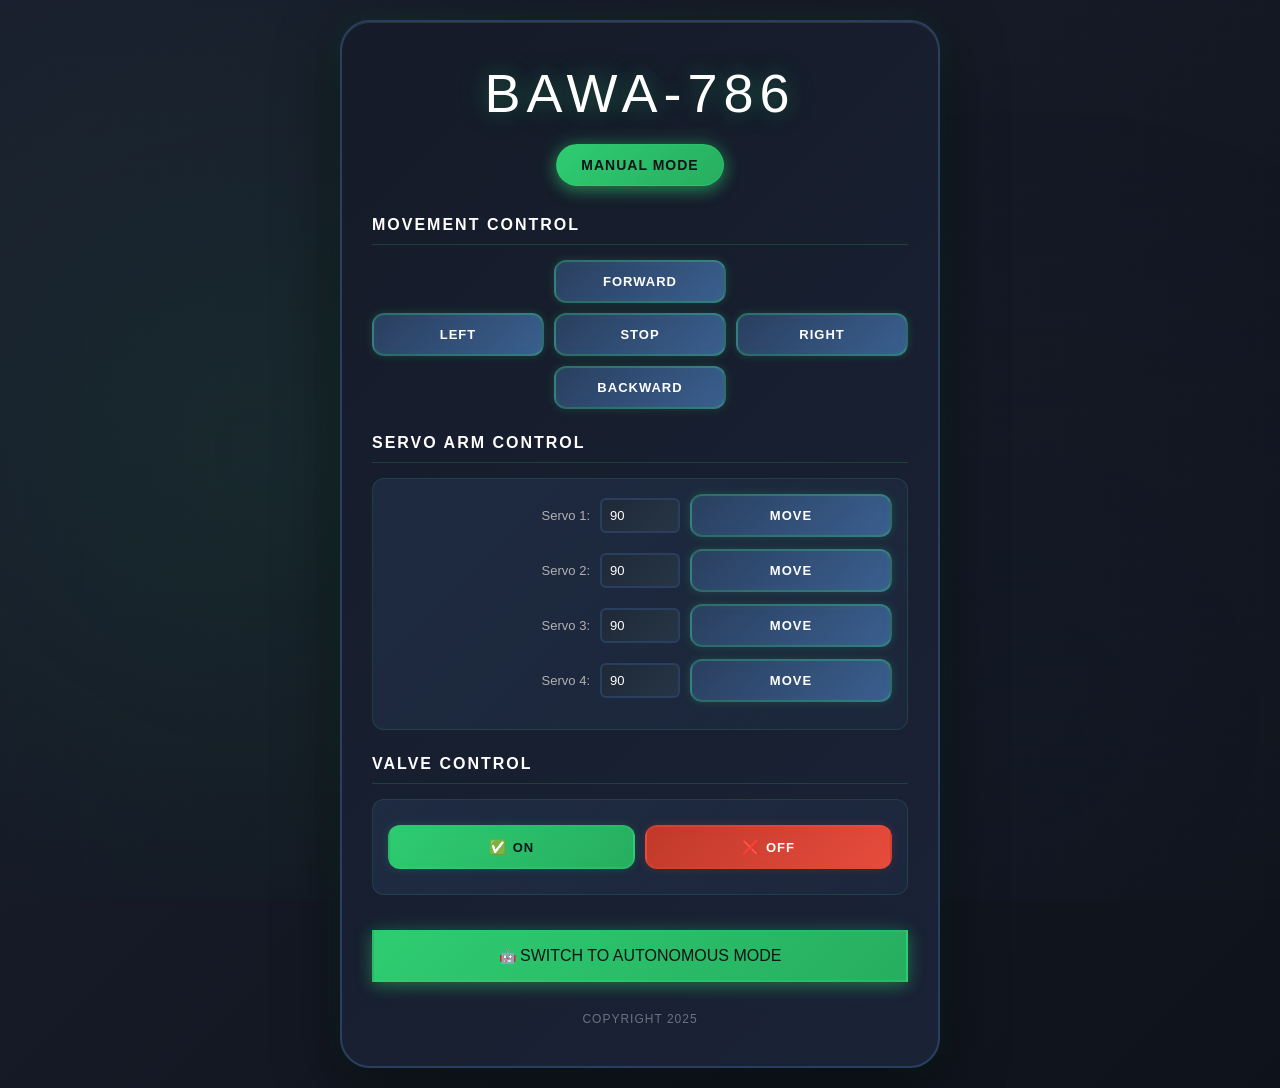
<file: app/templates/index.html>
<!DOCTYPE html>
<html lang="en">
<head>
  <meta charset="UTF-8">
  <meta name="viewport" content="width=device-width, initial-scale=1.0">
  <title>BAWA-786 Manual Control</title>
  <link rel="stylesheet" href="../static/index.css">
</head>
<body>
  <div class="container">
    <!-- Header -->
    <div class="header">
      <div class="title">BAWA-786</div>
      <div class="status-badge">MANUAL MODE</div>
    </div>

    <!-- Movement Controls -->
    <div class="section-title">Movement Control</div>
    <div class="movement-grid">
      <div></div>
      <button class="btn" id="btn-forward">Forward</button>
      <div></div>
      <button class="btn" id="btn-left">Left</button>
      <button class="btn" id="btn-stop">Stop</button>
      <button class="btn" id="btn-right">Right</button>
      <div></div>
      <button class="btn" id="btn-backward">Backward</button>
      <div></div>
    </div>

    <!-- Servo Arm Control -->
    <div class="section-title">Servo Arm Control</div>
    <div class="servo-section">
      <div class="servo-input">
        <label>Servo 1:</label>
        <input type="number" id="servo1" min="0" max="180" value="90">
        <button class="btn" onclick="moveServo(1)">Move</button>
      </div>
      <div class="servo-input">
        <label>Servo 2:</label>
        <input type="number" id="servo2" min="0" max="180" value="90">
        <button class="btn" onclick="moveServo(2)">Move</button>
      </div>
      <div class="servo-input">
        <label>Servo 3:</label>
        <input type="number" id="servo3" min="0" max="180" value="90">
        <button class="btn" onclick="moveServo(3)">Move</button>
      </div>
      <div class="servo-input">
        <label>Servo 4:</label>
        <input type="number" id="servo4" min="0" max="180" value="90">
        <button class="btn" onclick="moveServo(4)">Move</button>
      </div>
    </div>

    <!-- Valve Control -->
    <div class="section-title">Valve Control</div>
    <div class="valve-section">
      <div class="valve-buttons">
        <button class="btn btn-success" onclick="valve('on')"><span class="icon">✅</span> ON</button>
        <button class="btn btn-danger" onclick="valve('off')"><span class="icon">❌</span> OFF</button>
      </div>
      <div id="valve-status"></div>
    </div>

    <!-- Autonomous Mode Button -->
    <button type="button" class="autonomous-btn" onclick="goToAutonomousMode()"><span class="icon">🤖</span> SWITCH TO AUTONOMOUS MODE</button>

    <!-- Footer -->
    <div class="footer">COPYRIGHT 2025</div>
  </div>

  <script>
    function move(L, R) {
      fetch(`/move?L=${L}&R=${R}`);
    }
    function stop() {
      fetch(`/move?L=0&R=0`);
    }

    // Attach press-and-hold for mouse, tap-to-move-then-stop for touch
    function bindMoveButton(id, L, R) {
      const btn = document.getElementById(id);
      if (!btn) return;

      // Desktop: hold to move, release to stop
      btn.addEventListener('mousedown', (e) => { move(L, R); });
      btn.addEventListener('mouseup',   (e) => { stop(); });
      btn.addEventListener('mouseleave', (e) => { stop(); });

      // Mobile: touchstart moves, touchend stops immediately
      btn.addEventListener('touchstart', (e) => {
        e.preventDefault(); // prevent duplicate mouse events on mobile
        move(L, R);
      }, { passive: false });
      btn.addEventListener('touchend', (e) => {
        e.preventDefault();
        stop();
      }, { passive: false });
    }

    bindMoveButton('btn-forward',  0.5,  0.5);
    bindMoveButton('btn-left',     -0.5, 0.5);
    bindMoveButton('btn-right',   0.5,  -0.5);
    bindMoveButton('btn-backward',-0.5, -0.5);

    // Stop button
    const stopBtn = document.getElementById('btn-stop');
    if (stopBtn) {
      stopBtn.addEventListener('click', stop);
      stopBtn.addEventListener('touchstart', (e) => { e.preventDefault(); stop(); }, { passive: false });
    }

    function moveServo(num) {
      const degrees = document.getElementById(`servo${num}`).value;
      fetch(`/servo?servo=${num}&degrees=${degrees}`);
    }
    function valve(state) {
      fetch(`/valve?state=${state}`)
        .then(r => r.json())
        .then(j => {
          const el = document.getElementById('valve-status');
          if (!el) return;
          if (j.ok) {
            el.textContent = `Valve ${state.toUpperCase()} command sent`;
          } else {
            el.textContent = `Error: ${j.error || 'unknown'}`;
            alert('Valve error: ' + (j.error || 'unknown'));
          }
        })
        .catch(err => {
          console.error('Valve request failed', err);
          alert('Valve request failed');
        });
    }

    function goToAutonomousMode() {
      const path = window.location.pathname.toLowerCase();
      const isTemplatePreview = path.includes('/templates/') || path.endsWith('.html');
      window.location.href = isTemplatePreview ? './autonomous.html' : '/autonomous';
    }
  </script>
</body>
</html>
</file>
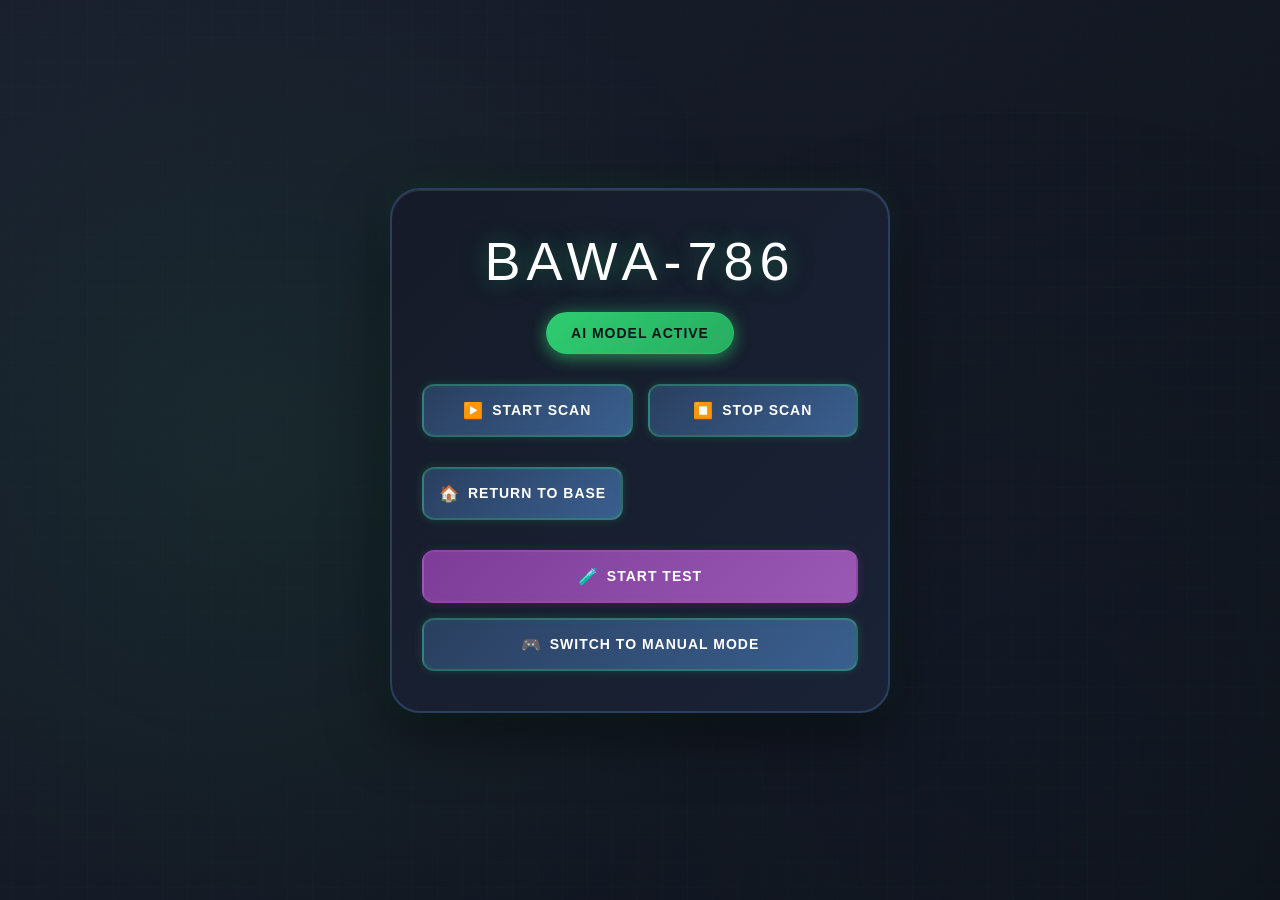
<file: app/templates/autonomous.html>
<!DOCTYPE html>
<html lang="en">
<head>
    <meta charset="UTF-8">
    <meta name="viewport" content="width=device-width, initial-scale=1.0">
    <title>BAWA-786 Autonomous Mode</title>
    <link rel="stylesheet" href="../static/autonomous.css">
</head>
<body>
    <div class="container">
        <!-- Header -->
        <div class="header">
            <!-- <div class="settings-icon">⚙️</div> -->
            <div class="title">BAWA-786</div>
            <div class="status-badge">AI MODEL ACTIVE</div>
        </div>

        <!-- Control Buttons -->
        <div class="button-group">
            <button class="btn btn-secondary" id="startBtn"><span class="icon">▶️</span> START SCAN</button>
            <button class="btn btn-secondary" id="stopBtn"><span class="icon">⏹️</span> STOP SCAN</button>
        </div>

        <!-- Scan Status Message -->
        <div id="scanStatus" class="scan-status" style="display:none;">🔍 Searching for rust...</div>

        <!-- Emergency Stop -->
        <button class="btn btn-secondary" id="emergencyBtn"><span class="icon">🏠</span> RETURN TO BASE</button>

        <!-- Bottom Buttons -->
        <div class="button-bottom">
            <button class="btn btn-test" id="testBtn"><span class="icon">🧪</span> START TEST</button>
            <button class="btn btn-manual" id="manualBtn"><span class="icon">🎮</span> SWITCH TO MANUAL MODE</button>
        </div>
    </div>

    <script>
        document.getElementById('startBtn').addEventListener('click', () => {
            fetch('/start_scan').then(r => r.json()).then(d => console.log(d));
            document.getElementById('scanStatus').style.display = 'block';
        });

        document.getElementById('stopBtn').addEventListener('click', () => {
            fetch('/stop_scan').then(r => r.json()).then(d => console.log(d));
            document.getElementById('scanStatus').style.display = 'none';
        });

        document.getElementById('testBtn').addEventListener('click', () => {
            const path = window.location.pathname.toLowerCase();
            const isTemplatePreview = path.includes('/templates/') || path.endsWith('.html');
            window.open(isTemplatePreview ? './newDisplay.html' : '/display', '_blank');
        });

        document.getElementById('emergencyBtn').addEventListener('click', () => {
            fetch('/return_to_base').then(r => r.json()).then(d => console.log(d));
            document.getElementById('scanStatus').style.display = 'none';
        });

        document.getElementById('manualBtn').addEventListener('click', () => {
            goToManualMode();
        });

        function goToManualMode() {
            const path = window.location.pathname.toLowerCase();
            const isTemplatePreview = path.includes('/templates/') || path.endsWith('.html');
            window.location.href = isTemplatePreview ? './index.html' : '/';
        }
    </script>
</body>
</html>
</file>
<file: app/static/index.css>
@keyframes fadeIn {
  from {
    opacity: 0;
    transform: translateY(20px);
  }
  to {
    opacity: 1;
    transform: translateY(0);
  }
}

@keyframes glow {
  0%, 100% {
    box-shadow: 0 0 20px rgba(46, 204, 113, 0.3);
  }
  50% {
    box-shadow: 0 0 30px rgba(46, 204, 113, 0.6);
  }
}

@keyframes buttonPulse {
  0% {
    transform: scale(1);
  }
  50% {
    transform: scale(1.02);
  }
  100% {
    transform: scale(1);
  }
}

@keyframes slideInLeft {
  from {
    opacity: 0;
    transform: translateX(-30px);
  }
  to {
    opacity: 1;
    transform: translateX(0);
  }
}

@keyframes neonGlow {
  0%, 100% {
    text-shadow: 0 0 10px rgba(46, 204, 113, 0.5),
                0 0 20px rgba(46, 204, 113, 0.3);
    box-shadow: 0 0 10px rgba(46, 204, 113, 0.4),
               inset 0 0 10px rgba(46, 204, 113, 0.1);
  }
  50% {
    text-shadow: 0 0 20px rgba(46, 204, 113, 0.8),
                0 0 30px rgba(46, 204, 113, 0.6);
    box-shadow: 0 0 20px rgba(46, 204, 113, 0.6),
               inset 0 0 10px rgba(46, 204, 113, 0.2);
  }
}

@keyframes animatedBackground {
  0% {
    background-position: 0% 50%;
  }
  50% {
    background-position: 100% 50%;
  }
  100% {
    background-position: 0% 50%;
  }
}

@keyframes iconBounce {
  0%, 100% {
    transform: translateY(0);
  }
  50% {
    transform: translateY(-5px);
  }
}

* {
  margin: 0;
  padding: 0;
  box-sizing: border-box;
}

body {
  background: linear-gradient(-45deg, #0f1419, #1a1f2e, #0a0e14, #1a1f2e);
  background-size: 400% 400%;
  animation: animatedBackground 15s ease infinite;
  font-family: 'Segoe UI', Tahoma, Geneva, Verdana, sans-serif;
  color: #e0e0e0;
  min-height: 100vh;
  display: flex;
  justify-content: center;
  align-items: center;
  padding: 20px;
  position: relative;
  overflow-x: hidden;
}

body::before {
  content: '';
  position: fixed;
  top: 0;
  left: 0;
  width: 100%;
  height: 100%;
  background: radial-gradient(circle at 20% 50%, rgba(46, 204, 113, 0.08) 0%, transparent 50%),
              radial-gradient(circle at 80% 80%, rgba(42, 63, 95, 0.08) 0%, transparent 50%);
  pointer-events: none;
  z-index: 0;
}

body::after {
  content: '';
  position: fixed;
  top: 0;
  left: 0;
  width: 100%;
  height: 100%;
  background-image: 
      linear-gradient(0deg, transparent 24%, rgba(46, 204, 113, 0.05) 25%, rgba(46, 204, 113, 0.05) 26%, transparent 27%, transparent 74%, rgba(46, 204, 113, 0.05) 75%, rgba(46, 204, 113, 0.05) 76%, transparent 77%, transparent),
      linear-gradient(90deg, transparent 24%, rgba(46, 204, 113, 0.05) 25%, rgba(46, 204, 113, 0.05) 26%, transparent 27%, transparent 74%, rgba(46, 204, 113, 0.05) 75%, rgba(46, 204, 113, 0.05) 76%, transparent 77%, transparent);
  background-size: 50px 50px;
  pointer-events: none;
  z-index: 0;
  opacity: 0.3;
}

.container {
  background: linear-gradient(135deg, #151b28 0%, #1a2236 100%);
  border: 2px solid #2a3f5f;
  border-radius: 30px;
  padding: 40px 30px;
  width: 100%;
  max-width: 600px;
  box-shadow: 0 20px 60px rgba(0, 0, 0, 0.5), 
              inset 0 1px 0 rgba(255, 255, 255, 0.1),
              0 0 30px rgba(46, 204, 113, 0.1);
  animation: fadeIn 0.8s ease-out;
  position: relative;
  backdrop-filter: blur(10px);
  z-index: 1;
}

.header {
  text-align: center;
  margin-bottom: 30px;
  animation: fadeIn 1s ease-out 0.2s both;
}

.title {
  font-size: 54px;
  font-weight: 300;
  letter-spacing: 6px;
  color: #ffffff;
  margin-bottom: 20px;
  text-shadow: 0 0 20px rgba(46, 204, 113, 0.3),
              0 0 40px rgba(46, 204, 113, 0.15);
  animation: neonGlow 2s ease-in-out infinite;
}

.status-badge {
  background: linear-gradient(135deg, #2ecc71 0%, #27ae60 100%);
  color: #0f1419;
  padding: 12px 24px;
  border-radius: 25px;
  display: inline-block;
  font-weight: 700;
  font-size: 14px;
  letter-spacing: 1px;
  box-shadow: 0 5px 15px rgba(46, 204, 113, 0.4),
             0 0 20px rgba(46, 204, 113, 0.3);
  animation: glow 3s ease-in-out infinite;
  border: 1px solid rgba(46, 204, 113, 0.6);
}

.section-title {
  font-size: 16px;
  font-weight: 700;
  letter-spacing: 2px;
  margin: 25px 0 15px 0;
  color: #ffffff;
  text-transform: uppercase;
  border-bottom: 1px solid rgba(46, 204, 113, 0.2);
  padding-bottom: 10px;
  animation: slideInLeft 0.8s ease-out;
}

.controls {
  display: flex;
  flex-direction: column;
  gap: 15px;
  margin: 20px 0;
}

.movement-grid {
  display: grid;
  grid-template-columns: repeat(3, 1fr);
  gap: 10px;
  margin-bottom: 20px;
  animation: fadeIn 1s ease-out 0.4s both;
}

.btn {
  padding: 12px;
  border: none;
  border-radius: 12px;
  font-size: 13px;
  font-weight: 600;
  letter-spacing: 1px;
  cursor: pointer;
  transition: all 0.4s cubic-bezier(0.175, 0.885, 0.32, 1.275);
  text-transform: uppercase;
  background: linear-gradient(135deg, #2a3f5f 0%, #3a5f8f 100%);
  color: #ffffff;
  position: relative;
  overflow: hidden;
  border: 2px solid rgba(46, 204, 113, 0.3);
  display: flex;
  align-items: center;
  justify-content: center;
  gap: 6px;
  box-shadow: 0 0 10px rgba(46, 204, 113, 0.2),
             inset 0 0 10px rgba(46, 204, 113, 0.05);
}

.btn::before {
  content: '';
  position: absolute;
  top: 50%;
  left: 50%;
  width: 0;
  height: 0;
  border-radius: 50%;
  background: rgba(255, 255, 255, 0.2);
  transform: translate(-50%, -50%);
  transition: width 0.6s, height 0.6s;
}

.btn:active::before {
  width: 300px;
  height: 300px;
}

.btn:hover {
  background: linear-gradient(135deg, #3a5f8f 0%, #4a7faf 100%);
  transform: translateY(-3px);
  box-shadow: 0 10px 25px rgba(46, 204, 113, 0.3),
             0 0 20px rgba(46, 204, 113, 0.4),
             inset 0 0 10px rgba(46, 204, 113, 0.1);
  border-color: rgba(46, 204, 113, 0.8);
}

.btn:active {
  transform: translateY(-1px);
  animation: buttonPulse 0.3s ease;
}

.btn-danger {
  background: linear-gradient(135deg, #c0392b 0%, #e74c3c 100%);
  color: #ffffff;
  border: 2px solid rgba(231, 76, 60, 0.3);
  box-shadow: 0 0 10px rgba(231, 76, 60, 0.2),
             inset 0 0 10px rgba(231, 76, 60, 0.05);
}

.btn-danger:hover {
  background: linear-gradient(135deg, #e74c3c 0%, #ec7063 100%);
  transform: translateY(-3px);
  box-shadow: 0 10px 30px rgba(231, 76, 60, 0.4),
             0 0 25px rgba(231, 76, 60, 0.5),
             inset 0 0 10px rgba(231, 76, 60, 0.15);
  border-color: rgba(231, 76, 60, 0.8);
}

.btn-success {
  background: linear-gradient(135deg, #2ecc71 0%, #27ae60 100%);
  color: #0f1419;
  border: 2px solid rgba(46, 204, 113, 0.3);
  box-shadow: 0 0 10px rgba(46, 204, 113, 0.2),
             inset 0 0 10px rgba(46, 204, 113, 0.05);
}

.btn-success:hover {
  background: linear-gradient(135deg, #27ae60 0%, #229954 100%);
  transform: translateY(-3px);
  box-shadow: 0 10px 25px rgba(46, 204, 113, 0.3),
             0 0 20px rgba(46, 204, 113, 0.4),
             inset 0 0 10px rgba(46, 204, 113, 0.1);
  border-color: rgba(46, 204, 113, 0.6);
}

.servo-section {
  background: linear-gradient(135deg, rgba(42, 63, 95, 0.4) 0%, rgba(42, 63, 95, 0.2) 100%);
  padding: 15px;
  border-radius: 12px;
  margin: 15px 0;
  border: 1px solid rgba(46, 204, 113, 0.15);
  animation: fadeIn 1s ease-out 0.5s both;
}

.servo-input {
  display: grid;
  grid-template-columns: 1fr 80px 1fr;
  gap: 10px;
  align-items: center;
  margin-bottom: 12px;
  animation: slideInLeft 0.6s ease-out;
}

.servo-input label {
  color: #b0b0b0;
  font-size: 13px;
  text-align: right;
}

input[type="number"] {
  padding: 8px;
  font-size: 13px;
  background: linear-gradient(135deg, #1f2937 0%, #263545 100%);
  border: 2px solid #2a3f5f;
  border-radius: 6px;
  color: #ffffff;
  transition: all 0.3s ease;
}

input[type="number"]:focus {
  outline: none;
  border-color: #2ecc71;
  background: linear-gradient(135deg, #263545 0%, #2a4a5f 100%);
  box-shadow: 0 0 15px rgba(46, 204, 113, 0.2);
}

.valve-section {
  background: linear-gradient(135deg, rgba(42, 63, 95, 0.4) 0%, rgba(42, 63, 95, 0.2) 100%);
  padding: 15px;
  border-radius: 12px;
  margin: 15px 0;
  border: 1px solid rgba(46, 204, 113, 0.15);
  animation: fadeIn 1s ease-out 0.6s both;
}

.valve-buttons {
  display: grid;
  grid-template-columns: 1fr 1fr;
  gap: 10px;
  margin: 10px 0;
}

#valve-status {
  margin-top: 10px;
  color: #2ecc71;
  font-size: 13px;
  text-align: center;
  animation: fadeIn 0.5s ease-out;
}

.autonomous-btn {
  width: 100%;
  background: linear-gradient(135deg, #2ecc71 0%, #27ae60 100%);
  color: #0f1419;
  padding: 15px;
  margin-top: 20px;
  font-size: 16px;
  box-shadow: 0 5px 15px rgba(46, 204, 113, 0.3),
             0 0 20px rgba(46, 204, 113, 0.2);
  border: 2px solid rgba(46, 204, 113, 0.3);
  animation: fadeIn 1s ease-out 0.8s both;
}

.autonomous-btn:hover {
  background: linear-gradient(135deg, #27ae60 0%, #229954 100%);
  transform: translateY(-3px);
  box-shadow: 0 10px 25px rgba(46, 204, 113, 0.4),
             0 0 25px rgba(46, 204, 113, 0.5);
}

.autonomous-btn:active {
  transform: translateY(-1px);
  animation: buttonPulse 0.3s ease;
}

.footer {
  text-align: center;
  margin-top: 30px;
  font-size: 12px;
  color: #6b7280;
  letter-spacing: 1px;
  animation: fadeIn 1s ease-out 1s both;
}

.icon {
  font-size: 14px;
  display: inline-block;
  animation: iconBounce 2s ease-in-out infinite;
}

.btn:hover .icon {
  animation: iconBounce 0.6s ease-in-out infinite;
}
</file>
<file: app/static/autonomous.css>
@keyframes fadeIn {
    from {
        opacity: 0;
        transform: translateY(20px);
    }
    to {
        opacity: 1;
        transform: translateY(0);
    }
}

@keyframes glow {
    0%, 100% {
        box-shadow: 0 0 20px rgba(46, 204, 113, 0.3);
    }
    50% {
        box-shadow: 0 0 30px rgba(46, 204, 113, 0.6);
    }
}

@keyframes buttonPulse {
    0% {
        transform: scale(1);
    }
    50% {
        transform: scale(1.02);
    }
    100% {
        transform: scale(1);
    }
}

@keyframes neonGlow {
    0%, 100% {
        text-shadow: 0 0 10px rgba(46, 204, 113, 0.5),
                    0 0 20px rgba(46, 204, 113, 0.3);
        box-shadow: 0 0 10px rgba(46, 204, 113, 0.4),
                   inset 0 0 10px rgba(46, 204, 113, 0.1);
    }
    50% {
        text-shadow: 0 0 20px rgba(46, 204, 113, 0.8),
                    0 0 30px rgba(46, 204, 113, 0.6);
        box-shadow: 0 0 20px rgba(46, 204, 113, 0.6),
                   inset 0 0 10px rgba(46, 204, 113, 0.2);
    }
}

@keyframes animatedBackground {
    0% {
        background-position: 0% 50%;
    }
    50% {
        background-position: 100% 50%;
    }
    100% {
        background-position: 0% 50%;
    }
}

@keyframes iconBounce {
    0%, 100% {
        transform: translateY(0);
    }
    50% {
        transform: translateY(-5px);
    }
}

* {
    margin: 0;
    padding: 0;
    box-sizing: border-box;
}

body {
    background: linear-gradient(-45deg, #0f1419, #1a1f2e, #0a0e14, #1a1f2e);
    background-size: 400% 400%;
    animation: animatedBackground 15s ease infinite;
    font-family: 'Segoe UI', Tahoma, Geneva, Verdana, sans-serif;
    color: #e0e0e0;
    min-height: 100vh;
    display: flex;
    justify-content: center;
    align-items: center;
    padding: 20px;
    position: relative;
    overflow-x: hidden;
}

body::before {
    content: '';
    position: fixed;
    top: 0;
    left: 0;
    width: 100%;
    height: 100%;
    background: radial-gradient(circle at 20% 50%, rgba(46, 204, 113, 0.08) 0%, transparent 50%),
                radial-gradient(circle at 80% 80%, rgba(42, 63, 95, 0.08) 0%, transparent 50%);
    pointer-events: none;
    z-index: 0;
}

body::after {
    content: '';
    position: fixed;
    top: 0;
    left: 0;
    width: 100%;
    height: 100%;
    background-image: 
        linear-gradient(0deg, transparent 24%, rgba(46, 204, 113, 0.05) 25%, rgba(46, 204, 113, 0.05) 26%, transparent 27%, transparent 74%, rgba(46, 204, 113, 0.05) 75%, rgba(46, 204, 113, 0.05) 76%, transparent 77%, transparent),
        linear-gradient(90deg, transparent 24%, rgba(46, 204, 113, 0.05) 25%, rgba(46, 204, 113, 0.05) 26%, transparent 27%, transparent 74%, rgba(46, 204, 113, 0.05) 75%, rgba(46, 204, 113, 0.05) 76%, transparent 77%, transparent);
    background-size: 50px 50px;
    pointer-events: none;
    z-index: 0;
    opacity: 0.3;
}

.container {
    background: linear-gradient(135deg, #151b28 0%, #1a2236 100%);
    border: 2px solid #2a3f5f;
    border-radius: 30px;
    padding: 40px 30px;
    width: 100%;
    max-width: 500px;
    box-shadow: 0 20px 60px rgba(0, 0, 0, 0.5), 
                inset 0 1px 0 rgba(255, 255, 255, 0.1),
                0 0 30px rgba(46, 204, 113, 0.1);
    animation: fadeIn 0.8s ease-out;
    position: relative;
    backdrop-filter: blur(10px);
    z-index: 1;
}

.header {
    position: relative;
    text-align: center;
    margin-bottom: 30px;
    animation: fadeIn 1s ease-out 0.2s both;
}

.settings-icon {
    position: absolute;
    top: 0;
    right: 0;
    font-size: 24px;
    cursor: pointer;
    opacity: 0.7;
    transition: all 0.3s ease;
    animation: iconBounce 3s ease-in-out infinite;
}

.settings-icon:hover {
    opacity: 1;
    transform: rotate(90deg);
    animation: none;
}

.title {
    font-size: 54px;
    font-weight: 300;
    letter-spacing: 6px;
    color: #ffffff;
    margin-bottom: 20px;
    text-shadow: 0 0 20px rgba(46, 204, 113, 0.3),
                0 0 40px rgba(46, 204, 113, 0.15);
    animation: neonGlow 2s ease-in-out infinite;
}

.status-badge {
    background: linear-gradient(135deg, #2ecc71 0%, #27ae60 100%);
    color: #0f1419;
    padding: 12px 24px;
    border-radius: 25px;
    display: inline-block;
    font-weight: 700;
    font-size: 14px;
    letter-spacing: 1px;
    box-shadow: 0 5px 15px rgba(46, 204, 113, 0.4),
               0 0 20px rgba(46, 204, 113, 0.3);
    animation: glow 3s ease-in-out infinite;
    border: 1px solid rgba(46, 204, 113, 0.6);
}

.button-group {
    display: grid;
    grid-template-columns: 1fr 1fr;
    gap: 15px;
    margin: 30px 0;
    animation: fadeIn 1s ease-out 0.4s both;
}

.btn {
    padding: 15px;
    border: none;
    border-radius: 12px;
    font-size: 14px;
    font-weight: 600;
    letter-spacing: 1px;
    cursor: pointer;
    transition: all 0.4s cubic-bezier(0.175, 0.885, 0.32, 1.275);
    text-transform: uppercase;
    position: relative;
    overflow: hidden;
    display: flex;
    align-items: center;
    justify-content: center;
    gap: 8px;
}

.btn::before {
    content: '';
    position: absolute;
    top: 50%;
    left: 50%;
    width: 0;
    height: 0;
    border-radius: 50%;
    background: rgba(255, 255, 255, 0.2);
    transform: translate(-50%, -50%);
    transition: width 0.6s, height 0.6s;
}

.btn:active::before {
    width: 300px;
    height: 300px;
}

.btn-secondary {
    background: linear-gradient(135deg, #2a3f5f 0%, #3a5f8f 100%);
    color: #ffffff;
    border: 2px solid rgba(46, 204, 113, 0.3);
    box-shadow: 0 0 10px rgba(46, 204, 113, 0.2),
               inset 0 0 10px rgba(46, 204, 113, 0.05);
}

.btn-secondary:hover {
    background: linear-gradient(135deg, #3a5f8f 0%, #4a7faf 100%);
    transform: translateY(-3px);
    box-shadow: 0 10px 25px rgba(46, 204, 113, 0.3),
               0 0 20px rgba(46, 204, 113, 0.4),
               inset 0 0 10px rgba(46, 204, 113, 0.1);
    border-color: rgba(46, 204, 113, 0.8);
}

.btn-secondary:active {
    transform: translateY(-1px);
    animation: buttonPulse 0.3s ease;
}

.btn-danger {
    background: linear-gradient(135deg, #c0392b 0%, #e74c3c 100%);
    color: #ffffff;
    padding: 18px;
    font-size: 16px;
    margin: 15px 0;
    border: 2px solid rgba(231, 76, 60, 0.3);
    box-shadow: 0 0 10px rgba(231, 76, 60, 0.2),
               inset 0 0 10px rgba(231, 76, 60, 0.05);
}

.btn-danger:hover {
    background: linear-gradient(135deg, #e74c3c 0%, #ec7063 100%);
    transform: translateY(-3px);
    box-shadow: 0 10px 30px rgba(231, 76, 60, 0.4),
               0 0 25px rgba(231, 76, 60, 0.5),
               inset 0 0 10px rgba(231, 76, 60, 0.15);
    border-color: rgba(231, 76, 60, 0.8);
}

.btn-danger:active {
    transform: translateY(-1px);
    animation: buttonPulse 0.3s ease;
}

.button-bottom {
    display: grid;
    grid-template-columns: 1fr;
    gap: 15px;
    margin-top: 30px;
    animation: fadeIn 1s ease-out 0.6s both;
}

.btn-manual {
    background: linear-gradient(135deg, #2a3f5f 0%, #3a5f8f 100%);
    color: #ffffff;
    padding: 15px;
    border: 2px solid rgba(46, 204, 113, 0.3);
    box-shadow: 0 0 10px rgba(46, 204, 113, 0.2),
               inset 0 0 10px rgba(46, 204, 113, 0.05);
}

.btn-manual:hover {
    background: linear-gradient(135deg, #3a5f8f 0%, #4a7faf 100%);
    transform: translateY(-3px);
    box-shadow: 0 10px 25px rgba(46, 204, 113, 0.3),
               0 0 20px rgba(46, 204, 113, 0.4),
               inset 0 0 10px rgba(46, 204, 113, 0.1);
    border-color: rgba(46, 204, 113, 0.8);
}

.btn-manual:active {
    transform: translateY(-1px);
    animation: buttonPulse 0.3s ease;
}

.icon {
    font-size: 16px;
    display: inline-block;
    animation: iconBounce 2s ease-in-out infinite;
}

.btn:hover .icon {
    animation: iconBounce 0.6s ease-in-out infinite;
}

.scan-status {
    text-align: center;
    font-size: 15px;
    font-weight: 600;
    letter-spacing: 1px;
    color: #2ecc71;
    margin: -10px 0 20px 0;
    padding: 10px 20px;
    border-radius: 10px;
    background: rgba(46, 204, 113, 0.08);
    border: 1px solid rgba(46, 204, 113, 0.25);
    animation: scanPulse 1.5s ease-in-out infinite;
}

@keyframes scanPulse {
    0%, 100% { opacity: 1; }
    50%       { opacity: 0.5; }
}

.btn-test {
    background: linear-gradient(135deg, #7d3c98 0%, #9b59b6 100%);
    color: #ffffff;
    padding: 15px;
    border: 2px solid rgba(155, 89, 182, 0.4);
    box-shadow: 0 0 10px rgba(155, 89, 182, 0.2),
               inset 0 0 10px rgba(155, 89, 182, 0.05);
}

.btn-test:hover {
    background: linear-gradient(135deg, #9b59b6 0%, #bb8cd8 100%);
    transform: translateY(-3px);
    box-shadow: 0 10px 25px rgba(155, 89, 182, 0.4),
               0 0 20px rgba(155, 89, 182, 0.5),
               inset 0 0 10px rgba(155, 89, 182, 0.1);
    border-color: rgba(155, 89, 182, 0.9);
}

.btn-test:active {
    transform: translateY(-1px);
    animation: buttonPulse 0.3s ease;
}
</file>
